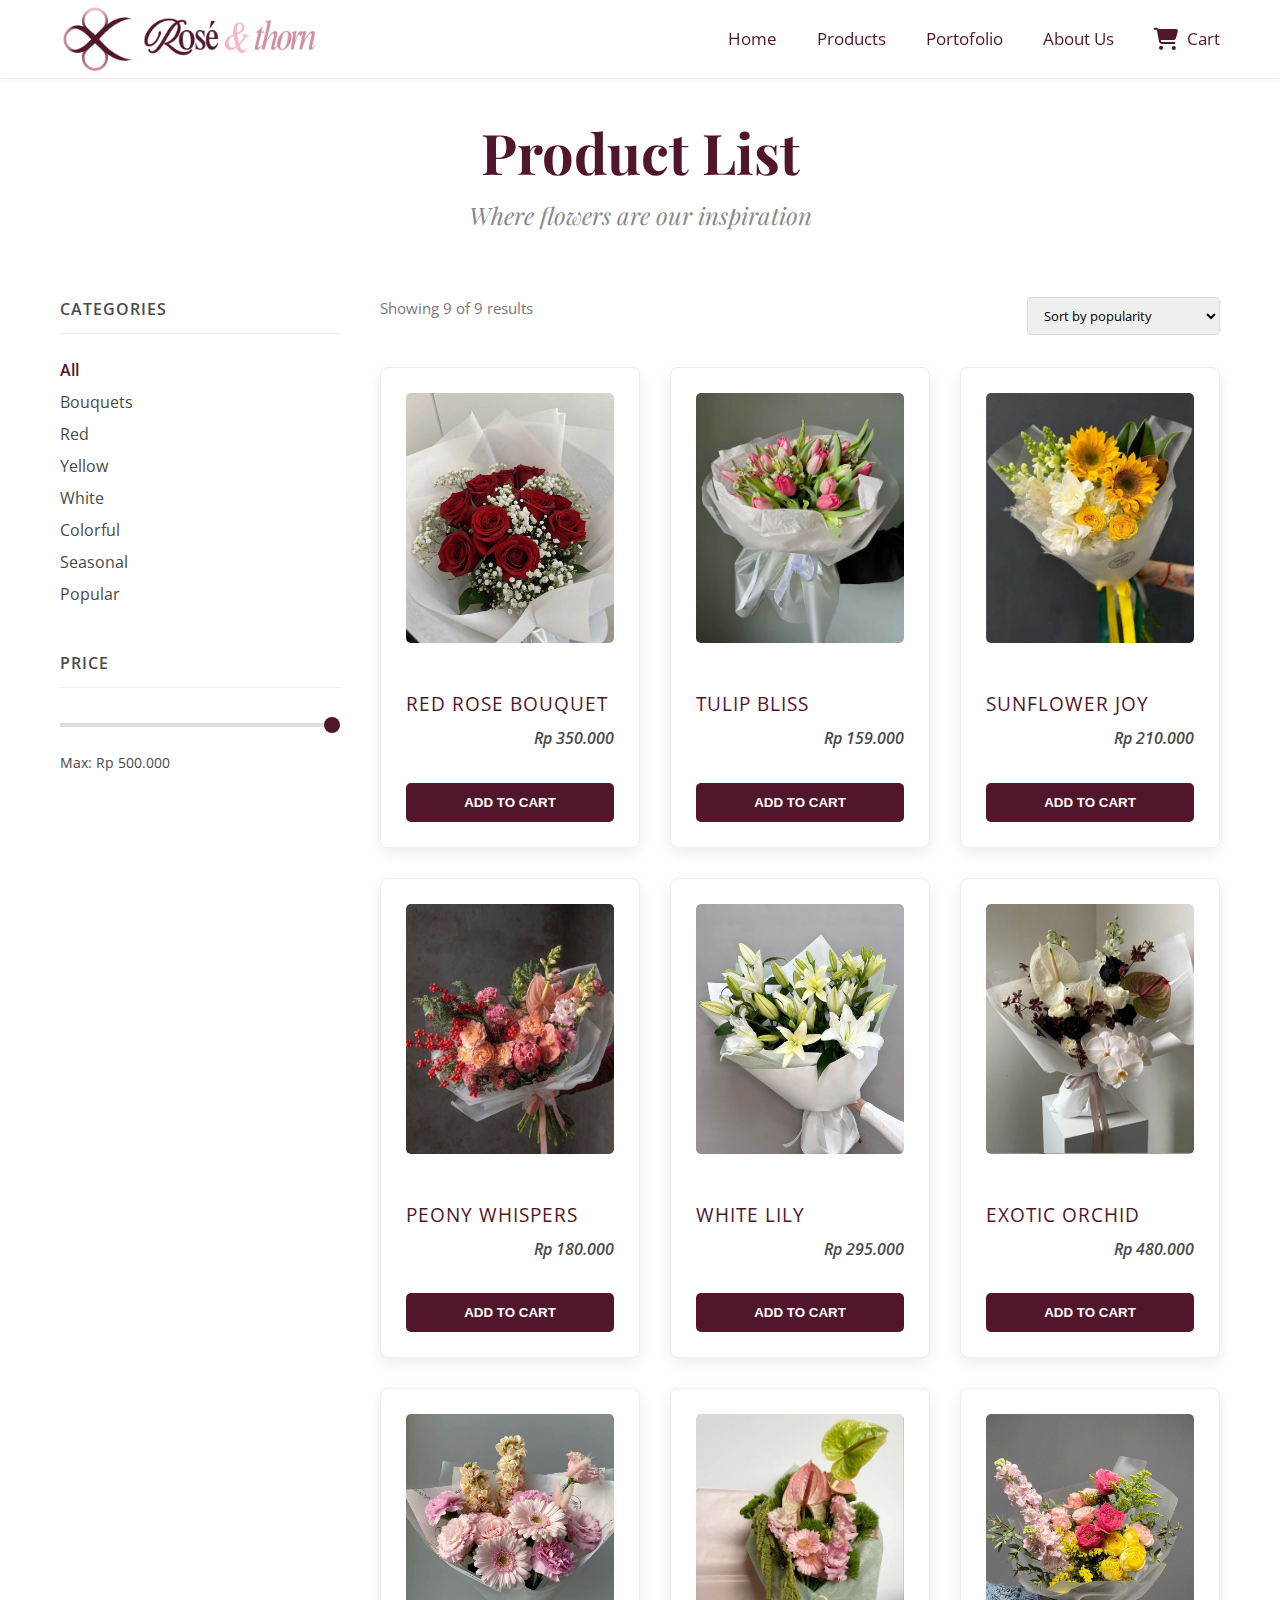
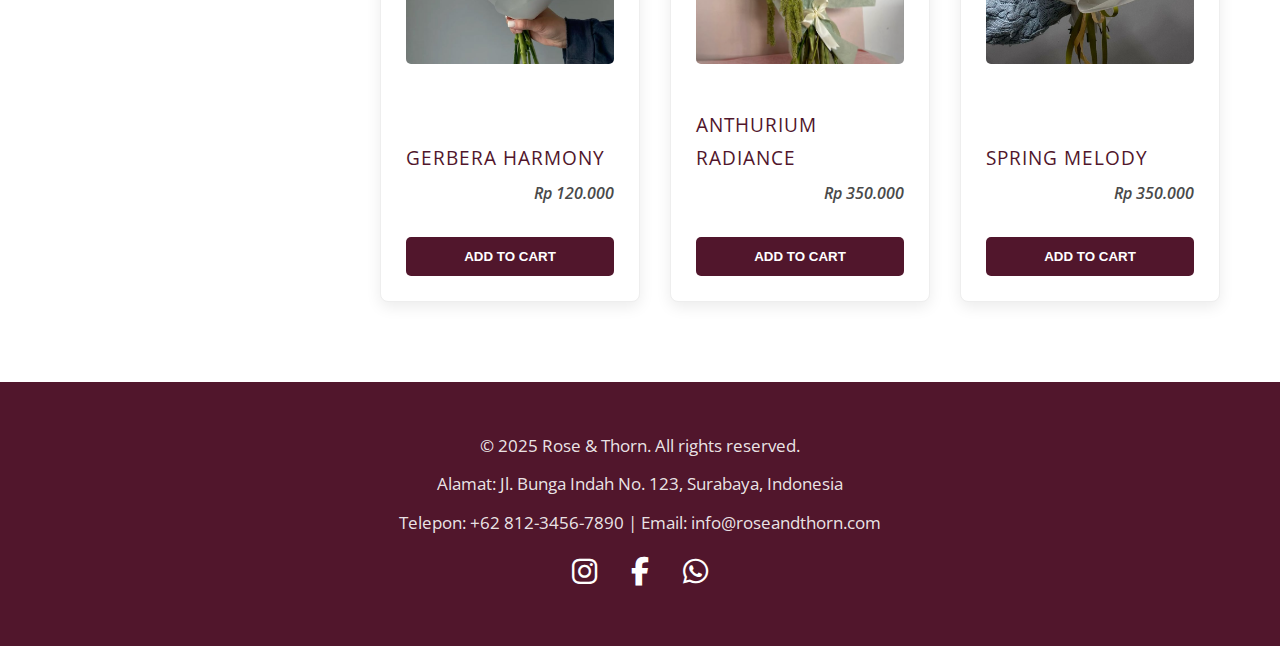
<file: products.html>
<!DOCTYPE html>
<html lang="id">
  <head>
    <meta charset="UTF-8" />
    <meta name="viewport" content="width=device-width, initial-scale=1.0" />
    <title>Products - Rose & Thorn</title>

    <link rel="stylesheet" href="css/style.css" />

    <link rel="preconnect" href="https://fonts.googleapis.com" />
    <link rel="preconnect" href="https://fonts.gstatic.com" crossorigin />
    <link href="https://fonts.googleapis.com/css2?family=Open+Sans:wght@400;600&family=Playfair+Display:ital,wght@0,400;0,700;1,400&display=swap" rel="stylesheet" />
    <link rel="stylesheet" href="https://cdnjs.cloudflare.com/ajax/libs/font-awesome/6.4.0/css/all.min.css" />

    <style>
      /* CSS UTAMA */
      .page-header {
        text-align: center;
        margin-bottom: 60px;
        padding-top: 40px;
      }
      .page-header h1 {
        font-size: 3.5rem;
        margin-bottom: 10px;
      }
      .page-header p {
        font-family: "Playfair Display", serif;
        font-style: italic;
        font-size: 1.5rem;
        color: #888;
      }
      .shop-container {
        display: flex;
        gap: 40px;
        max-width: 1200px;
        margin: 0 auto;
        padding: 0 20px;
      }
      .sidebar {
        flex: 0 0 280px;
      }
      .widget {
        margin-bottom: 40px;
      }
      .widget-title {
        font-family: "Open Sans", sans-serif;
        font-weight: 600;
        font-size: 1rem;
        color: var(--text-color);
        letter-spacing: 1px;
        margin-bottom: 20px;
        padding-bottom: 10px;
        border-bottom: 1px solid #eee;
        text-transform: uppercase;
      }
      .widget ul {
        list-style: none;
        padding-left: 0;
      }
      .widget ul li a {
        color: var(--text-color);
        transition: color 0.3s ease, font-weight 0.3s;
        font-size: 1rem;
        line-height: 2;
        cursor: pointer;
        display: block;
      }
      .widget ul li a:hover,
      .widget ul li a.active {
        color: var(--burgundy);
        font-weight: 600;
      }
      .price-slider-container {
        margin-top: 10px;
      }
      input[type="range"] {
        -webkit-appearance: none;
        appearance: none;
        width: 100%;
        height: 4px;
        background: #ddd;
        outline: none;
        transition: opacity 0.2s;
      }
      input[type="range"]::-webkit-slider-thumb {
        -webkit-appearance: none;
        appearance: none;
        width: 16px;
        height: 16px;
        background: var(--burgundy);
        cursor: pointer;
        border-radius: 50%;
      }
      .price-label {
        display: flex;
        justify-content: space-between;
        align-items: center;
        margin-top: 15px;
        font-size: 0.9rem;
      }
      .main-content {
        flex: 1;
      }
      .shop-controls {
        display: flex;
        justify-content: space-between;
        align-items: center;
        margin-bottom: 30px;
        font-size: 0.9rem;
        color: #777;
      }
      select {
        border: 1px solid #ddd;
        padding: 8px 12px;
        border-radius: 4px;
        font-family: "Open Sans", sans-serif;
      }

      /* PERBAIKAN GRID - menggunakan auto-fill untuk menjaga ukuran card tetap konsisten */
      .product-grid {
        display: grid;
        grid-template-columns: repeat(auto-fill, minmax(250px, 1fr));
        gap: 30px;
        justify-items: start; /* Memastikan card tidak melebar */
      }

      /* STYLE PRODUK & TOMBOL CART */
      .product-item {
        text-align: center;
        border: 1px solid #f0f0f0;
        padding: 15px;
        box-shadow: none;
        transition: box-shadow 0.3s ease, transform 0.3s ease;
        display: flex;
        flex-direction: column;
        border-radius: 8px;
        background: var(--white);
        width: 100%; /* Memastikan card mengambil full width dari grid item */
        max-width: 300px; /* Membatasi lebar maksimal card */
      }
      .product-item:hover {
        transform: translateY(-5px);
        box-shadow: 0 10px 20px rgba(0, 0, 0, 0.08);
      }
      .product-image-container {
        position: relative;
        overflow: hidden;
        margin-bottom: 15px;
      }
      .product-item img {
        width: 100%;
        height: 320px;
        object-fit: cover;
        transition: transform 0.4s ease;
        border-radius: 4px;
      }
      .badge {
        position: absolute;
        top: 10px;
        left: 10px;
        background-color: var(--accent-pink);
        color: var(--white);
        padding: 5px 12px;
        font-size: 0.8rem;
        font-weight: 600;
        z-index: 2;
      }
      .badge.sold {
        background-color: #333;
      }
      .product-info {
        margin-top: auto;
        padding-top: 10px;
      }
      .product-info h3 {
        font-family: "Open Sans", sans-serif;
        font-size: 1rem;
        font-weight: 400;
        color: #555;
        margin: 0 0 8px 0;
        text-transform: uppercase;
        letter-spacing: 1px;
      }
      .product-info .price {
        font-size: 1rem;
        color: var(--burgundy);
        font-weight: 600;
      }
      .price del {
        color: #999;
        margin-right: 8px;
        font-weight: 400;
      }
      .add-to-cart-btn {
        background-color: var(--burgundy);
        color: var(--white);
        border: none;
        padding: 12px;
        margin-top: 15px;
        width: 100%;
        cursor: pointer;
        font-weight: 600;
        text-transform: uppercase;
        border-radius: 5px;
        transition: background-color 0.3s;
      }
      .add-to-cart-btn:hover {
        background-color: var(--darker-burgundy);
      }
      .add-to-cart-btn.added {
        background-color: #28a745;
      } /* Warna hijau saat ditambahkan */
      .add-to-cart-btn:disabled {
        background-color: #ccc;
        cursor: not-allowed;
      }

      /* STYLE KERANJANG DI NAVBAR */
      .cart-nav {
        position: relative;
        display: flex;
        align-items: center;
        gap: 8px;
        color: var(--burgundy);
        font-size: 1.05em;
        font-weight: 400;
      }
      .cart-nav .cart-icon {
        font-size: 1.3em;
      }
      .cart-count {
        position: absolute;
        top: -8px;
        right: -12px;
        background-color: var(--accent-pink);
        color: var(--white);
        border-radius: 50%;
        width: 20px;
        height: 20px;
        font-size: 0.75em;
        display: flex;
        align-items: center;
        justify-content: center;
        font-weight: bold;
      }

      /* RESPONSIVE */
      @media (max-width: 992px) {
        .shop-container {
          flex-direction: column;
        }
        .sidebar {
          flex: 0 0 auto;
          width: 100%;
        }
        .product-grid {
          grid-template-columns: repeat(auto-fill, minmax(200px, 1fr));
        }
      }
      @media (max-width: 768px) {
        .product-grid {
          grid-template-columns: repeat(auto-fill, minmax(180px, 1fr));
        }
        .navbar {
          padding: 1rem;
        }
        .nav-links {
          gap: 1rem;
        }
      }
      @media (max-width: 480px) {
        .product-grid {
          grid-template-columns: repeat(auto-fill, minmax(150px, 1fr));
        }
        .page-header h1 {
          font-size: 2.5rem;
        }
        .page-header p {
          font-size: 1.2rem;
        }
        .nav-links {
          flex-direction: column;
          gap: 0.5rem;
        }
      }
    </style>
  </head>
  <body>
    <header>
      <nav class="navbar">
        <div class="logo">
          <a href="index.html"><img src="images/logo.png" alt="Rose & Thorn Logo" /></a>
        </div>
        <ul class="nav-links">
          <li><a href="index.html">Home</a></li>
          <li><a href="products.html">Products</a></li>
          <li><a href="portofolio.html">Portofolio</a></li>
          <li><a href="about-us.html">About Us</a></li>
          <li>
            <a href="cart.html" class="cart-nav" id="cart-nav">
              <i class="fas fa-shopping-cart cart-icon"></i>
              <span id="cart-text">Cart</span>
              <span class="cart-count" id="cart-count">0</span>
            </a>
          </li>
        </ul>
      </nav>
    </header>

    <main>
      <div class="page-header">
        <h1>Product List</h1>
        <p>Where flowers are our inspiration</p>
      </div>

      <div class="shop-container">
        <aside class="sidebar">
          <div class="widget">
            <h4 class="widget-title">Categories</h4>
            <ul id="category-filter">
              <li><a class="category-link active" data-category="all">All</a></li>
              <li><a class="category-link" data-category="bouquets">Bouquets</a></li>
              <li><a class="category-link" data-category="red">Red</a></li>
              <li><a class="category-link" data-category="yellow">Yellow</a></li>
              <li><a class="category-link" data-category="white">White</a></li>
              <li><a class="category-link" data-category="mixed">Colorful</a></li>
              <li><a class="category-link" data-category="seasonal">Seasonal</a></li>
              <li><a class="category-link" data-category="popular">Popular</a></li>
            </ul>
          </div>
          <div class="widget">
            <h4 class="widget-title">Price</h4>
            <div class="price-slider-container">
              <input type="range" min="100000" max="500000" value="500000" step="10000" class="price-slider" id="priceSlider" aria-label="Filter products by price" />
            </div>
            <div class="price-label">
              <span id="priceValue">Max: Rp 500.000</span>
            </div>
          </div>
        </aside>

        <div class="main-content">
          <div class="shop-controls">
            <p id="result-count">Showing 8 of 8 results</p>
            <select name="orderby" id="orderby" aria-label="Sort products">
              <option value="popularity">Sort by popularity</option>
              <option value="price-asc">Sort by price: low to high</option>
              <option value="price-desc">Sort by price: high to low</option>
              <option value="name-asc">Sort by name: A-Z</option>
            </select>
          </div>

          <div class="product-grid" id="product-grid">
            <!-- Produk akan dimasukkan di sini oleh JavaScript -->
          </div>
        </div>
      </div>
    </main>

    <footer>
      <div class="footer-content">
        <p>© 2025 Rose & Thorn. All rights reserved.</p>
        <p>Alamat: Jl. Bunga Indah No. 123, Surabaya, Indonesia</p>
        <p>Telepon: +62 812-3456-7890 | Email: info@roseandthorn.com</p>
        <div class="social-links">
          <a href="#" aria-label="Visit our Instagram page"><i class="fab fa-instagram"></i></a>
          <a href="#" aria-label="Visit our Facebook page"><i class="fab fa-facebook-f"></i></a>
          <a href="#" aria-label="Contact us on WhatsApp"><i class="fab fa-whatsapp"></i></a>
        </div>
      </div>
    </footer>

    <script>
      document.addEventListener("DOMContentLoaded", function () {
        // --- DATA PRODUK ---
        const productsData = [
          { id: 1, name: "Red Rose Bouquet", price: 350000, category: ["bouquets", "red", "popular"], image: "images/product1.jpeg" },
          { id: 2, name: "Tulip Bliss", price: 159000, category: ["bouquets", "mixed"], image: "images/tulip.png" },
          { id: 3, name: "Sunflower Joy", price: 210000, category: ["bouquets", "yellow", "popular"], image: "images/product3.png" },
          { id: 4, name: "Peony Whispers", price: 180000, category: ["bouquets", "mixed"], image: "images/peony.jpg" },
          { id: 5, name: "White Lily", price: 295000, category: ["bouquets", "white", "seasonal"], image: "images/product2.jpg" },
          { id: 6, name: "Exotic Orchid", price: 480000, category: ["bouquets", "exotic"], image: "images/product5.png" },
          { id: 7, name: "Gerbera Harmony", price: 120000, category: ["bouquets", "mixed"], image: "images/gerbera.jpg" },
          { id: 8, name: "Anthurium Radiance", price: 350000, category: ["bouquets", "exotic"], image: "images/anthurium.png" },
          { id: 9, name: "Spring Melody", price: 350000, category: ["bouquets", "mixed"], image: "images/spring.jpg" },
        ];

        // --- ELEMEN DOM ---
        const productGrid = document.getElementById("product-grid");
        const categoryLinks = document.querySelectorAll(".category-link");
        const priceSlider = document.getElementById("priceSlider");
        const priceValue = document.getElementById("priceValue");
        const sortSelect = document.getElementById("orderby");
        const resultCount = document.getElementById("result-count");
        const cartText = document.getElementById("cart-text");
        const cartCount = document.getElementById("cart-count");

        // --- LOGIKA KERANJANG (CART) ---
        let cart = JSON.parse(localStorage.getItem("roseThornCart")) || [];

        function updateCartUI() {
          if (!cartText || !cartCount) return;
          const totalItems = cart.reduce((sum, item) => sum + item.quantity, 0);

          cartCount.textContent = totalItems;
          if (totalItems > 0) {
            cartText.textContent = `Cart`;
            cartCount.style.display = "flex";
          } else {
            cartText.textContent = "Cart";
            cartCount.style.display = "none";
          }
        }

        function saveCart() {
          localStorage.setItem("roseThornCart", JSON.stringify(cart));
        }

        function addToCart(productId) {
          const product = productsData.find((p) => p.id === productId);
          if (!product) return;

          const existingItem = cart.find((item) => item.id === productId);
          if (existingItem) {
            existingItem.quantity++;
          } else {
            cart.push({ ...product, quantity: 1 });
          }

          saveCart();
          updateCartUI();
        }

        // --- FUNGSI UTAMA ---
        const formatRupiah = (number) =>
          new Intl.NumberFormat("id-ID", {
            style: "currency",
            currency: "IDR",
            minimumFractionDigits: 0,
          }).format(number);

        function displayProducts(products) {
          if (!productGrid) return;
          productGrid.innerHTML = "";

          products.forEach((product) => {
            const productItem = document.createElement("div");
            productItem.className = "product-item";

            let badgeHTML = "";
            if (product.status === "sale") badgeHTML = '<span class="badge">Sale</span>';
            if (product.status === "sold") badgeHTML = '<span class="badge sold">Sold</span>';

            let priceHTML = `<p class="price">${formatRupiah(product.price)}</p>`;
            if (product.originalPrice) {
              priceHTML = `<p class="price"><del>${formatRupiah(product.originalPrice)}</del> ${formatRupiah(product.price)}</p>`;
            }

            let buttonHTML = `<button class="add-to-cart-btn" data-product-id="${product.id}">Add to Cart</button>`;
            if (product.status === "sold") {
              buttonHTML = `<button class="add-to-cart-btn" disabled>Sold Out</button>`;
            }

            productItem.innerHTML = `
                        <div class="product-image-container">
                            ${badgeHTML}
                            <img src="${product.image}" alt="${product.name}">
                        </div>
                        <div class="product-info">
                            <h3>${product.name}</h3>
                            ${priceHTML}
                            ${buttonHTML}
                        </div>
                    `;

            productGrid.appendChild(productItem);
          });
        }

        function filterAndSortProducts() {
          const activeCategoryLink = document.querySelector(".category-link.active");
          if (!activeCategoryLink) return;

          const selectedCategory = activeCategoryLink.dataset.category;
          const maxPrice = parseInt(priceSlider.value);
          const sortBy = sortSelect.value;

          let filteredProducts = productsData.filter((product) => {
            const categoryMatch = selectedCategory === "all" || product.category.includes(selectedCategory);
            const priceMatch = product.price <= maxPrice;
            return categoryMatch && priceMatch;
          });

          switch (sortBy) {
            case "popularity":
              filteredProducts.sort((a, b) => (b.popularity || 0) - (a.popularity || 0));
              break;
            case "price-asc":
              filteredProducts.sort((a, b) => a.price - b.price);
              break;
            case "price-desc":
              filteredProducts.sort((a, b) => b.price - a.price);
              break;
            case "name-asc":
              filteredProducts.sort((a, b) => a.name.localeCompare(b.name));
              break;
          }

          displayProducts(filteredProducts);
          if (resultCount) resultCount.textContent = `Showing ${filteredProducts.length} of ${productsData.length} results`;
        }

        // --- EVENT LISTENERS ---
        categoryLinks.forEach((link) => {
          link.addEventListener("click", (e) => {
            e.preventDefault();
            document.querySelector(".category-link.active").classList.remove("active");
            e.target.classList.add("active");
            filterAndSortProducts();
          });
        });

        if (priceSlider) {
          priceSlider.addEventListener("input", () => {
            priceValue.textContent = `Max: ${formatRupiah(priceSlider.value)}`;
            filterAndSortProducts();
          });
        }

        if (sortSelect) {
          sortSelect.addEventListener("change", filterAndSortProducts);
        }

        productGrid.addEventListener("click", function (e) {
          if (e.target.matches(".add-to-cart-btn")) {
            const button = e.target;
            const productId = parseInt(button.dataset.productId);

            addToCart(productId);

            button.textContent = "Added!";
            button.classList.add("added");

            setTimeout(() => {
              button.textContent = "Add to Cart";
              button.classList.remove("added");
            }, 1500);
          }
        });

        // --- INISIALISASI ---
        if (priceSlider) {
          priceValue.textContent = `Max: ${formatRupiah(priceSlider.value)}`;
        }
        updateCartUI();
        filterAndSortProducts();
      });
    </script>
  </body>
</html>
</file>
<file: css/style.css>
/* Palet Warna */
:root {
    --burgundy: #51162c; /* Burgundy sebagai warna utama yang baru */
    --white: #FFFFFF;
    --light-pink: #f4b6c9; /* Pink Lembut */
    --accent-pink: #cf8ea2; /* Pink yang sedikit lebih cerah untuk aksen */
    --black: #000000;
    --text-color: #4A4A4A; /* Warna teks umum, lebih lembut dari hitam murni */
    --light-gray: #F8F8F8; /* Latar belakang untuk section tertentu */
    --darker-burgundy: #3A0F1E; /* Sedikit lebih gelap dari burgundy untuk hover */
}

/* Reset dan General Styling */
* {
    margin: 0;
    padding: 0;
    box-sizing: border-box;
}

body {
    font-family: 'Open Sans', sans-serif; /* Font sans-serif untuk teks tubuh */
    line-height: 1.7;
    color: var(--text-color);
    background-color: var(--white);
    overflow-x: hidden; /* Mencegah scroll horizontal */
}

a {
    text-decoration: none;
    color: var(--burgundy); /* Link biasa menggunakan burgundy */
}

a:hover {
    color: var(--accent-pink); /* Menggunakan accent-pink untuk hover link navigasi/biasa */
}

img {
    max-width: 100%;
    height: auto;
    display: block;
}

/* Header */
header {
    background-color: var(--white);
    padding: 4px 0; /* Padding lebih besar */
    box-shadow: 0 1px 3px rgba(0,0,0,0.08); /* Shadow yang lebih lembut */
    position: sticky;
    top: 0;
    z-index: 1000;
}

.navbar {
    display: flex;
    justify-content: space-between;
    align-items: center;
    max-width: 1200px;
    margin: 0 auto;
    padding: 0 20px;
}

.logo img {
    height: 70px; /* Ukuran logo sedikit lebih besar */
}

.nav-links {
    list-style: none;
    display: flex;
}

.nav-links li {
    margin-left: 40px; /* Jarak antar menu lebih lebar */
}

.nav-links a {
    color: var(--burgundy); /* Link navigasi menggunakan burgundy */
    font-weight: 400; /* Font weight lebih ringan */
    font-size: 1.05em;
    transition: color 0.3s ease;
}

.nav-links a:hover {
    color: var(--accent-pink); /* Aksen pink saat hover navigasi */
}

/* Tombol Umum */
.btn {
    display: block; /* Mengubah dari inline-block menjadi block */
    background-color: var(--accent-pink);
    color: var(--white);
    padding: 14px 0; /* Padding horizontal dihilangkan karena width 100% */
    border-radius: 5px;
    font-weight: 600;
    text-transform: uppercase;
    transition: background-color 0.3s ease, transform 0.2s ease;
    border: none;
    cursor: pointer;
    letter-spacing: 0.5px;
    width: calc(100% - 40px); /* Lebar 100% dari parent dikurangi padding item (25px kiri + 25px kanan = 50px, tapi sudah ada padding 25px pada product-item, jadi 40px lebih pas) */
    margin-left: auto; /* Memastikan tombol di tengah */
    margin-right: auto; /* Memastikan tombol di tengah */
}

.btn:hover {
    background-color: var(--burgundy);
    transform: translateY(-2px);
}

/* Konten Utama & Container */
.container {
    max-width: 1000px; /* Container lebih sempit untuk kesan minimalis */
    margin: 60px auto; /* Margin atas/bawah lebih besar */
    padding: 0 20px;
}

h1, h2, h3 {
    font-family: 'Playfair Display', serif; /* Font serif untuk judul */
    color: var(--burgundy); /* Judul menggunakan burgundy */
    margin-bottom: 25px; /* Margin lebih besar */
    text-align: center;
}

h1 {
    font-size: 3.5em; /* Ukuran judul lebih besar */
    line-height: 1.2;
    margin-bottom: 15px;
}

h2 {
    font-size: 2.5em;
    margin-bottom: 30px;
}

h3 {
    font-size: 1.8em;
}

p {
    margin-bottom: 15px;
    font-size: 1.05em;
}

/* Hero Section Minimalis */
.minimalist-hero {
    position: relative;
    width: 100%;
    height: 96vh; /* Ketinggian hero */
    display: flex;
    align-items: center;
    justify-content: center;
    overflow: hidden;
}

.minimalist-hero .hero-image {
    width: 100%;
    height: 100%;
    object-fit: cover; /* Pastikan gambar mengisi seluruh area */
    filter: brightness(0.7); /* Sedikit redupkan gambar untuk teks */
}

.hero-overlay-minimal {
    position: absolute;
    text-align: center;
    color: var(--white);
    max-width: 80%; /* Batasi lebar teks overlay */
}

.hero-overlay-minimal h1 {
    color: var(--white); /* Judul putih di atas gambar */
    font-size: 4.5em; /* Ukuran judul hero sangat besar */
    letter-spacing: 2px;
    margin-bottom: 0;
}

.hero-overlay-minimal .tagline {
    font-family: 'Playfair Display', serif; /* Tagline pakai font judul */
    font-size: 1.7em;
    margin-bottom: 30px; /* Jarak ke tombol */
    font-style: italic;
    color: rgba(255, 255, 255, 0.9);
}

/* Short Intro Section */
.short-intro {
    text-align: center;
    padding: 60px 0; /* Padding vertikal lebih besar */
    background-color: var(--light-gray); /* Latar belakang abu-abu muda */
    margin: 80px auto; /* Margin lebih besar */
    border-radius: 8px; /* Sudut sedikit melengkung */
}

.short-intro h2 {
    margin-bottom: 25px;
}

.short-intro p {
    max-width: 700px;
    margin: 0 auto;
    line-height: 1.8;
    color: var(--text-color);
}

.product-grid.minimalist-grid {
    grid-template-columns: repeat(auto-fit, minmax(350px, 1fr));
    gap: 40px;
    margin-top: 40px;
}

/* Product Grid Umum (untuk halaman products, 3 kolom) */
.product-grid {
    display: grid;
    grid-template-columns: repeat(auto-fit, minmax(280px, 1fr));
    gap: 30px;
    margin-top: 30px;
}

.product-grid .product-item {
    background-color: var(--white);
    border: 1px solid #eee;
    border-radius: 8px;
    padding: 25px; /* Padding di sekitar konten */
    text-align: center;
    box-shadow: 0 5px 15px rgba(0,0,0,0.08);
    transition: transform 0.3s ease, box-shadow 0.3s ease;
    display: flex;
    flex-direction: column;
    justify-content: space-between;
}

.product-grid .product-item:hover {
    transform: translateY(-8px);
    box-shadow: 0 8px 20px rgba(0,0,0,0.12);
}

.product-grid .product-item img {
    width: 100%;
    height: 250px;
    object-fit: cover;
    border-radius: 5px;
    margin-bottom: 20px;
}

.product-grid .product-item h3 {
    font-size: 1.2em;
    margin-bottom: 5px; /* Kurangi margin bawah judul */
    color: var(--burgundy);
    text-align: left;
}

/* Gaya untuk deskripsi produk singkat */
.product-grid .product-item .product-desc {
    font-size: 0.95em; /* Ukuran font lebih kecil */
    color: var(--text-color);
    margin-bottom: 15px; /* Jarak dari harga/tombol */
    text-align: left; /* Rata kiri */
    line-height: 1.5;
    flex-grow: 1; /* Biarkan deskripsi mengambil ruang yang diperlukan */
}

/* Gaya untuk harga produk */
.product-grid .product-item p:not(.product-desc) { /* Targetkan paragraf harga saja */
    font-size: 1em;
    color: var(--text-color);
    margin-top: auto; /* Mendorong harga ke bawah (sebelum tombol) */
    margin-bottom: 15px; /* Jarak dari tombol */
    font-weight: 600;
    text-align: right;
    font-style: italic;
    align-self: flex-end; /* Pastikan harga rata kanan dalam flex item */
}

/* Sesuaikan tombol agar ada di baris baru dan rata tengah */
.product-grid .product-item .btn {
    align-self: center; /* Tetap pusatkan tombol dalam flex container */
    margin-top: 5px;
    /* Tambahkan margin horizontal agar sejajar dengan gambar */
    margin-left: 0; /* Override margin auto dari .btn jika perlu */
    margin-right: 0; /* Override margin auto dari .btn jika perlu */
    width: 100%; /* Pastikan tombol mengambil 100% lebar kontainer (padding sudah diatur di .product-item) */
}

/* CSS Khusus Halaman Flower Story */
.flower-meaning-grid {
    display: grid;
    grid-template-columns: repeat(auto-fit, minmax(300px, 1fr));
    gap: 40px;
    margin-top: 30px;
}

.flower-item {
    background-color: var(--white);
    border: 1px solid #eee;
    border-radius: 8px;
    padding: 25px;
    box-shadow: 0 4px 8px rgba(0,0,0,0.05);
    text-align: center;
}

.flower-item img {
    width: 150px;
    height: 150px;
    object-fit: cover;
    border-radius: 50%; /* Membuat gambar lingkaran */
    margin-bottom: 20px;
    border: 3px solid var(--light-pink); /* Border gambar menggunakan light-pink */
}

.flower-item h3 {
    font-size: 1.6em;
    color: var(--burgundy); /* Judul bunga menggunakan burgundy */
    margin-bottom: 10px;
}

.flower-item p {
    font-size: 1em;
    line-height: 1.7;
    text-align: justify;
}

/* CSS Khusus Halaman About Us */
.about-content {
    display: flex;
    flex-wrap: wrap;
    gap: 40px;
    align-items: center;
    margin-top: 30px;
}

.about-text {
    flex: 2;
    min-width: 300px;
}

.about-image {
    flex: 1;
    min-width: 250px;
    text-align: center;
}

.about-image img {
    max-width: 100%;
    height: auto;
    border-radius: 8px;
    box-shadow: 0 4px 8px rgba(0,0,0,0.1);
}

.vision-mission, .values {
    margin-top: 40px;
}

.vision-mission ul, .values ul {
    list-style: none;
    padding-left: 0;
}

.vision-mission li, .values li {
    margin-bottom: 10px;
    position: relative;
    padding-left: 25px;
}

.vision-mission li::before, .values li::before {
    content: "\f00c"; /* FontAwesome check icon */
    font-family: "Font Awesome 5 Free";
    font-weight: 900;
    color: var(--accent-pink); /* Menggunakan accent-pink untuk ikon */
    position: absolute;
    left: 0;
    top: 0;
}

/* Footer */
footer {
    background-color: var(--burgundy); /* Background footer menggunakan burgundy */
    color: var(--white);
    padding: 50px 0; /* Padding footer lebih besar */
    text-align: center;
    margin-top: 80px; /* Jarak dari konten atas */
}

.footer-content {
    max-width: 1200px;
    margin: 0 auto;
    padding: 0 20px;
}

.footer-content p {
    margin-bottom: 10px;
    color: rgba(255, 255, 255, 0.9); /* Teks sedikit transparan */
}

.social-links a {
    color: var(--white);
    margin: 0 15px; /* Jarak antar ikon sosial lebih lebar */
    font-size: 1.8em; /* Ukuran ikon lebih besar */
    transition: color 0.3s ease;
}

.social-links a:hover {
    color: var(--accent-pink); /* Aksen pink saat hover sosial media */
}

/* Responsive Design */
@media (max-width: 768px) {
    .navbar {
        flex-direction: column;
        text-align: center;
    }
    .nav-links {
        margin-top: 20px;
        flex-wrap: wrap;
        justify-content: center;
    }
    .nav-links li {
        margin: 10px 15px; /* Sesuaikan margin untuk mobile */
    }
    h1 {
        font-size: 3em;
    }
    .hero-overlay-minimal h1 {
        font-size: 3.2em;
    }
    .hero-overlay-minimal .tagline {
        font-size: 1.3em;
    }
    h2 {
        font-size: 2em;
    }
    h3 {
        font-size: 1.5em;
    }
    .container {
        margin: 40px auto;
    }
    .short-intro {
        padding: 40px 0;
        margin: 60px auto;
    }
    /* Produk di homepage menjadi 1 kolom di mobile */
    .product-grid.minimalist-grid {
        grid-template-columns: 1fr;
        gap: 30px;
    }
    /* Produk di halaman products juga menjadi 1 kolom di mobile */
    .product-grid {
        grid-template-columns: 1fr;
        gap: 30px;
    }
    .flower-meaning-grid {
        grid-template-columns: 1fr;
    }
    .about-content {
        flex-direction: column;
    }
    .about-image {
        order: -1; /* Gambar di atas teks di mobile */
    }
}

@media (max-width: 480px) {
    .hero-overlay-minimal h1 {
        font-size: 2.5em;
    }
    .hero-overlay-minimal .tagline {
        font-size: 1.1em;
    }
    .btn {
        padding: 10px 20px;
        font-size: 0.9em;
    }
}
</file>
